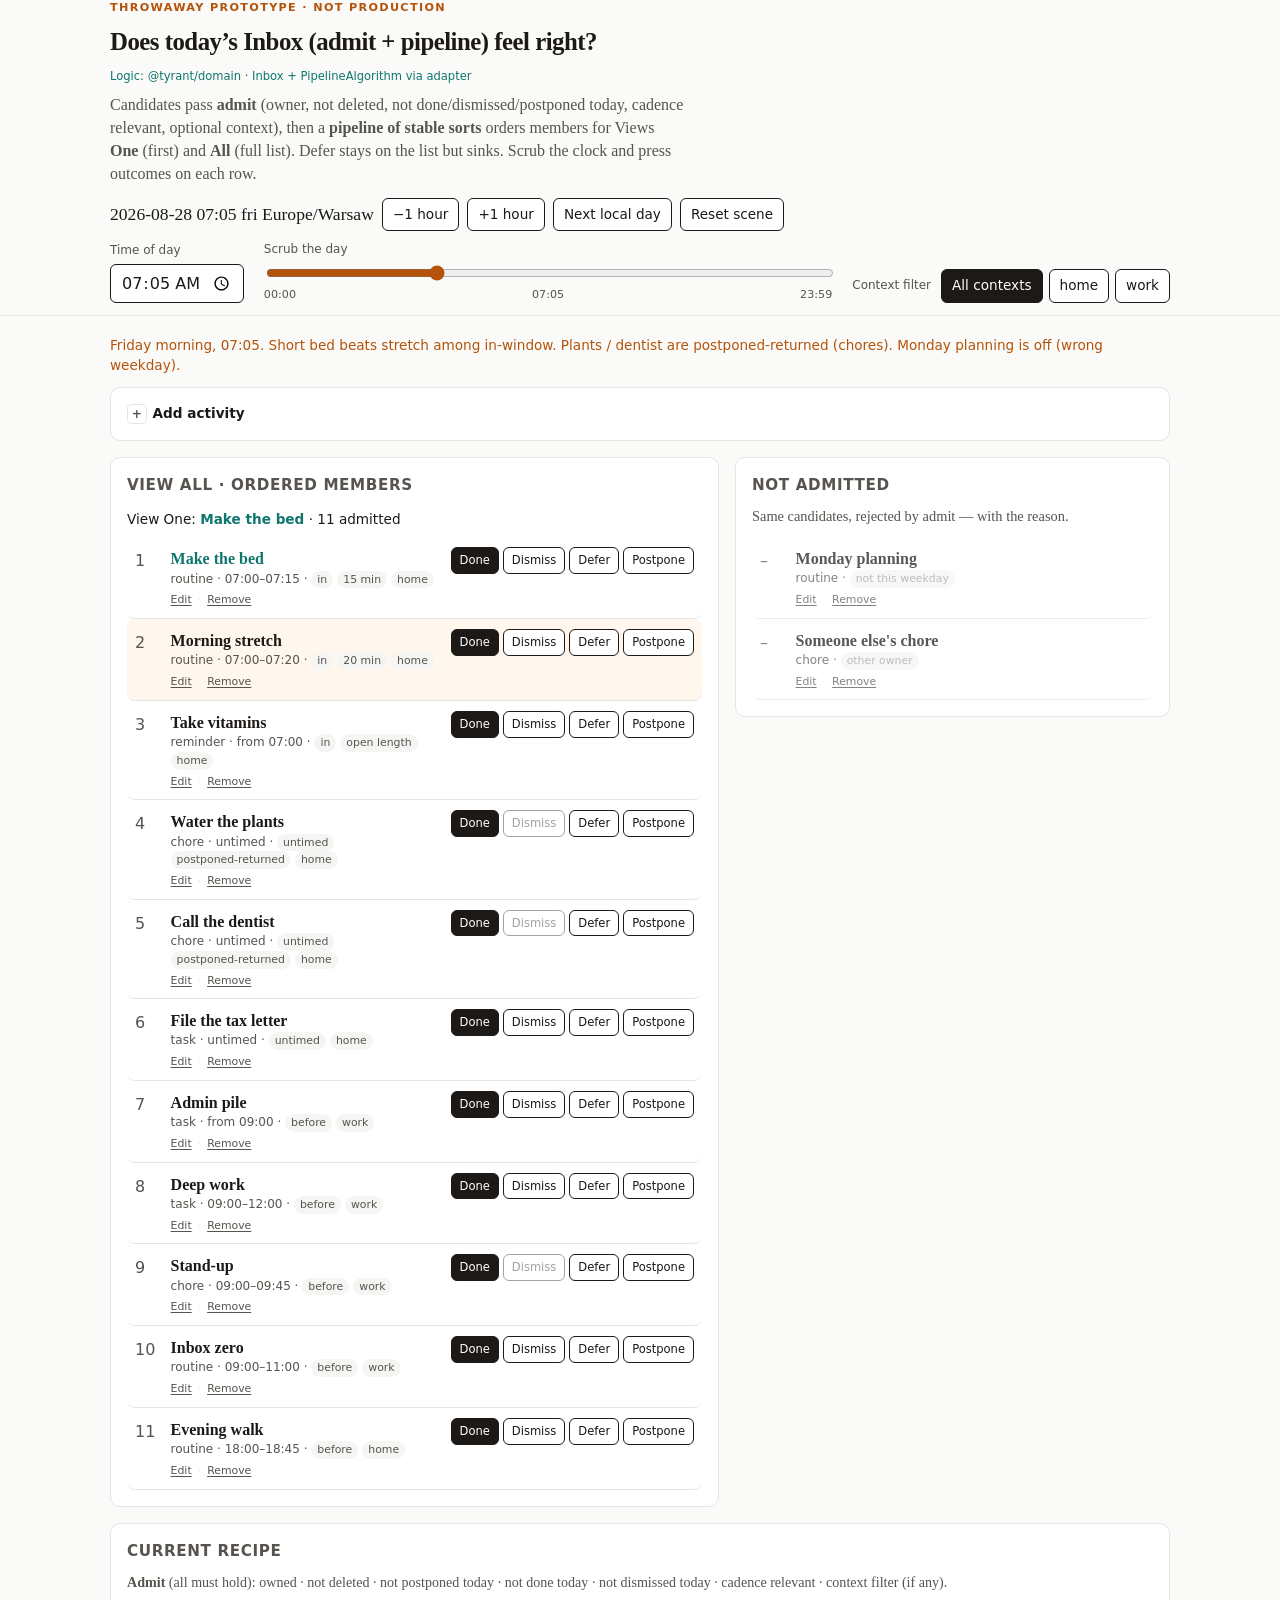
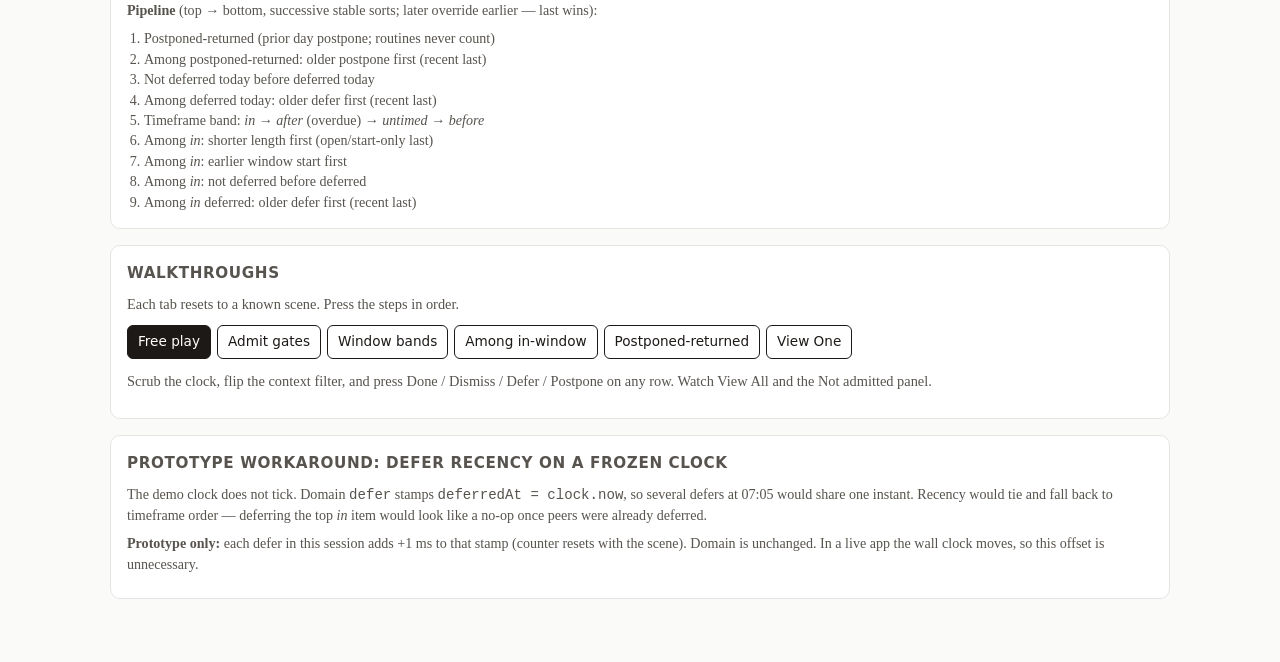
<file: environments/prod/inbox-prototype/www/index.html>
<!DOCTYPE html>
<html lang="en">
<head>
  <meta charset="utf-8" />
  <meta name="viewport" content="width=device-width, initial-scale=1" />
  <title>PROTOTYPE — Inbox (domain-driven)</title>
  <script defer src="./assets/index.js"></script>
  <link rel="stylesheet" href="./assets/style-C863U7fw.css">
</head>
<body>
  <header class="wrap">
    <p class="proto">Throwaway prototype · not production</p>
    <h1>Does today’s Inbox (admit + pipeline) feel right?</h1>
    <p class="domain-badge">Logic: @tyrant/domain · Inbox + PipelineAlgorithm via adapter</p>
    <p class="question">
      Candidates pass <strong>admit</strong> (owner, not deleted, not done/dismissed/postponed today, cadence relevant, optional context), then a
      <strong>pipeline of stable sorts</strong> orders members for Views <strong>One</strong> (first) and <strong>All</strong> (full list).
      Defer stays on the list but sinks. Scrub the clock and press outcomes on each row.
    </p>
  </header>

  <div class="sticky-clock">
    <div class="inner">
      <div class="clock-row">
        <p id="clock-read" class="clock-read" role="status"></p>
        <button type="button" data-act="hours" data-n="-1">−1 hour</button>
        <button type="button" data-act="hours" data-n="1">+1 hour</button>
        <button type="button" data-act="nextday">Next local day</button>
        <button type="button" data-act="reset">Reset scene</button>
      </div>
      <div class="clock-controls">
        <label>
          Time of day
          <input id="clock-input" type="time" step="60" />
        </label>
        <label class="scrub">
          Scrub the day
          <input id="clock-slider" type="range" min="0" max="1439" step="1" />
          <span class="clock-slider-meta"><span>00:00</span><span id="clock-slider-label">07:05</span><span>23:59</span></span>
        </label>
        <div class="filter-row">
          <span class="hint">Context filter</span>
          <button type="button" class="chip-btn" data-filter="" aria-pressed="true">All contexts</button>
          <button type="button" class="chip-btn" data-filter="home" aria-pressed="false">home</button>
          <button type="button" class="chip-btn" data-filter="work" aria-pressed="false">work</button>
        </div>
      </div>
    </div>
  </div>

  <main>
    <p id="flash" class="flash"></p>

    <details class="panel add-panel" id="activity-panel">
      <summary class="add-summary" id="activity-summary">Add activity</summary>
      <form id="activity-form" class="add-form">
        <div class="add-grid">
          <label>
            Type
            <select name="type" id="activity-type" required>
              <option value="routine">Routine</option>
              <option value="reminder">Reminder</option>
              <option value="chore">Chore</option>
              <option value="task" selected>Task</option>
            </select>
          </label>
          <label class="add-span2">
            Title
            <input name="title" type="text" placeholder="What needs doing?" required />
          </label>
          <fieldset class="add-span2">
            <legend>Contexts</legend>
            <div class="add-chips" id="add-contexts">
              <label class="add-chip"><input type="checkbox" name="context" value="home" checked /> home</label>
              <label class="add-chip"><input type="checkbox" name="context" value="work" /> work</label>
              <label class="add-chip"><input type="checkbox" name="context" value="gym" /> gym</label>
              <label class="add-chip"><input type="checkbox" name="context" value="offline" /> offline</label>
              <label class="add-chip"><input type="checkbox" name="context" value="online" /> online</label>
            </div>
          </fieldset>
          <label>
            Window from
            <input name="timeframeFrom" type="time" step="60" />
          </label>
          <label>
            Window to
            <input name="timeframeTo" type="time" step="60" />
          </label>
          <fieldset class="add-span2 add-type-fields" id="activity-routine-fields" hidden>
            <legend>Active weekdays</legend>
            <div class="add-chips">
              <label class="add-chip"><input type="checkbox" name="weekday" value="mon" checked /> mon</label>
              <label class="add-chip"><input type="checkbox" name="weekday" value="tue" checked /> tue</label>
              <label class="add-chip"><input type="checkbox" name="weekday" value="wed" checked /> wed</label>
              <label class="add-chip"><input type="checkbox" name="weekday" value="thu" checked /> thu</label>
              <label class="add-chip"><input type="checkbox" name="weekday" value="fri" checked /> fri</label>
              <label class="add-chip"><input type="checkbox" name="weekday" value="sat" checked /> sat</label>
              <label class="add-chip"><input type="checkbox" name="weekday" value="sun" checked /> sun</label>
            </div>
          </fieldset>
          <label class="add-type-fields" id="activity-reminder-deadline" hidden>
            Deadline
            <input name="deadline" type="date" />
          </label>
          <label class="add-type-fields" id="activity-reminder-headsup" hidden>
            Heads-up (days)
            <input name="headsUpDays" type="number" min="0" max="30" value="0" />
          </label>
        </div>
        <div class="add-actions">
          <button type="submit" class="primary" id="activity-submit">Add to candidates</button>
          <button type="button" id="activity-cancel">Cancel</button>
        </div>
      </form>
    </details>

    <div class="grid">
      <section class="panel">
        <h2>View All · ordered members</h2>
        <p id="now-b" class="now-banner"></p>
        <ol id="list-members" class="list"></ol>
      </section>

      <section class="panel">
        <h2>Not admitted</h2>
        <p class="note">Same candidates, rejected by admit — with the reason.</p>
        <ul id="list-off" class="list"></ul>
      </section>
    </div>

    <section class="panel">
      <h2>Current recipe</h2>
      <div class="rules">
        <p><strong>Admit</strong> (all must hold): owned · not deleted · not postponed today · not done today · not dismissed today · cadence relevant · context filter (if any).</p>
        <p><strong>Pipeline</strong> (top → bottom, successive stable sorts; later override earlier — last wins):</p>
        <ol>
          <li>Postponed-returned (prior day postpone; routines never count)</li>
          <li>Among postponed-returned: older postpone first (recent last)</li>
          <li>Not deferred today before deferred today</li>
          <li>Among deferred today: older defer first (recent last)</li>
          <li>Timeframe band: <em>in</em> → <em>after</em> (overdue) → <em>untimed</em> → <em>before</em></li>
          <li>Among <em>in</em>: shorter length first (open/start-only last)</li>
          <li>Among <em>in</em>: earlier window start first</li>
          <li>Among <em>in</em>: not deferred before deferred</li>
          <li>Among <em>in</em> deferred: older defer first (recent last)</li>
        </ol>
      </div>
    </section>

    <section class="panel">
      <h2>Walkthroughs</h2>
      <p class="note">Each tab resets to a known scene. Press the steps in order.</p>
      <div class="tabs" id="tabs"></div>
      <p id="scenario-copy" class="note"></p>
      <div class="steps" id="steps"></div>
    </section>

    <section class="panel">
      <h2>Prototype workaround: defer recency on a frozen clock</h2>
      <div class="rules">
        <p>The demo clock does not tick. Domain <code>defer</code> stamps <code>deferredAt = clock.now</code>, so several defers at 07:05 would share one instant. Recency would tie and fall back to timeframe order — deferring the top <em>in</em> item would look like a no-op once peers were already deferred.</p>
        <p><strong>Prototype only:</strong> each defer in this session adds +1&nbsp;ms to that stamp (counter resets with the scene). Domain is unchanged. In a live app the wall clock moves, so this offset is unnecessary.</p>
      </div>
    </section>
  </main>

</body>
</html>
</file>
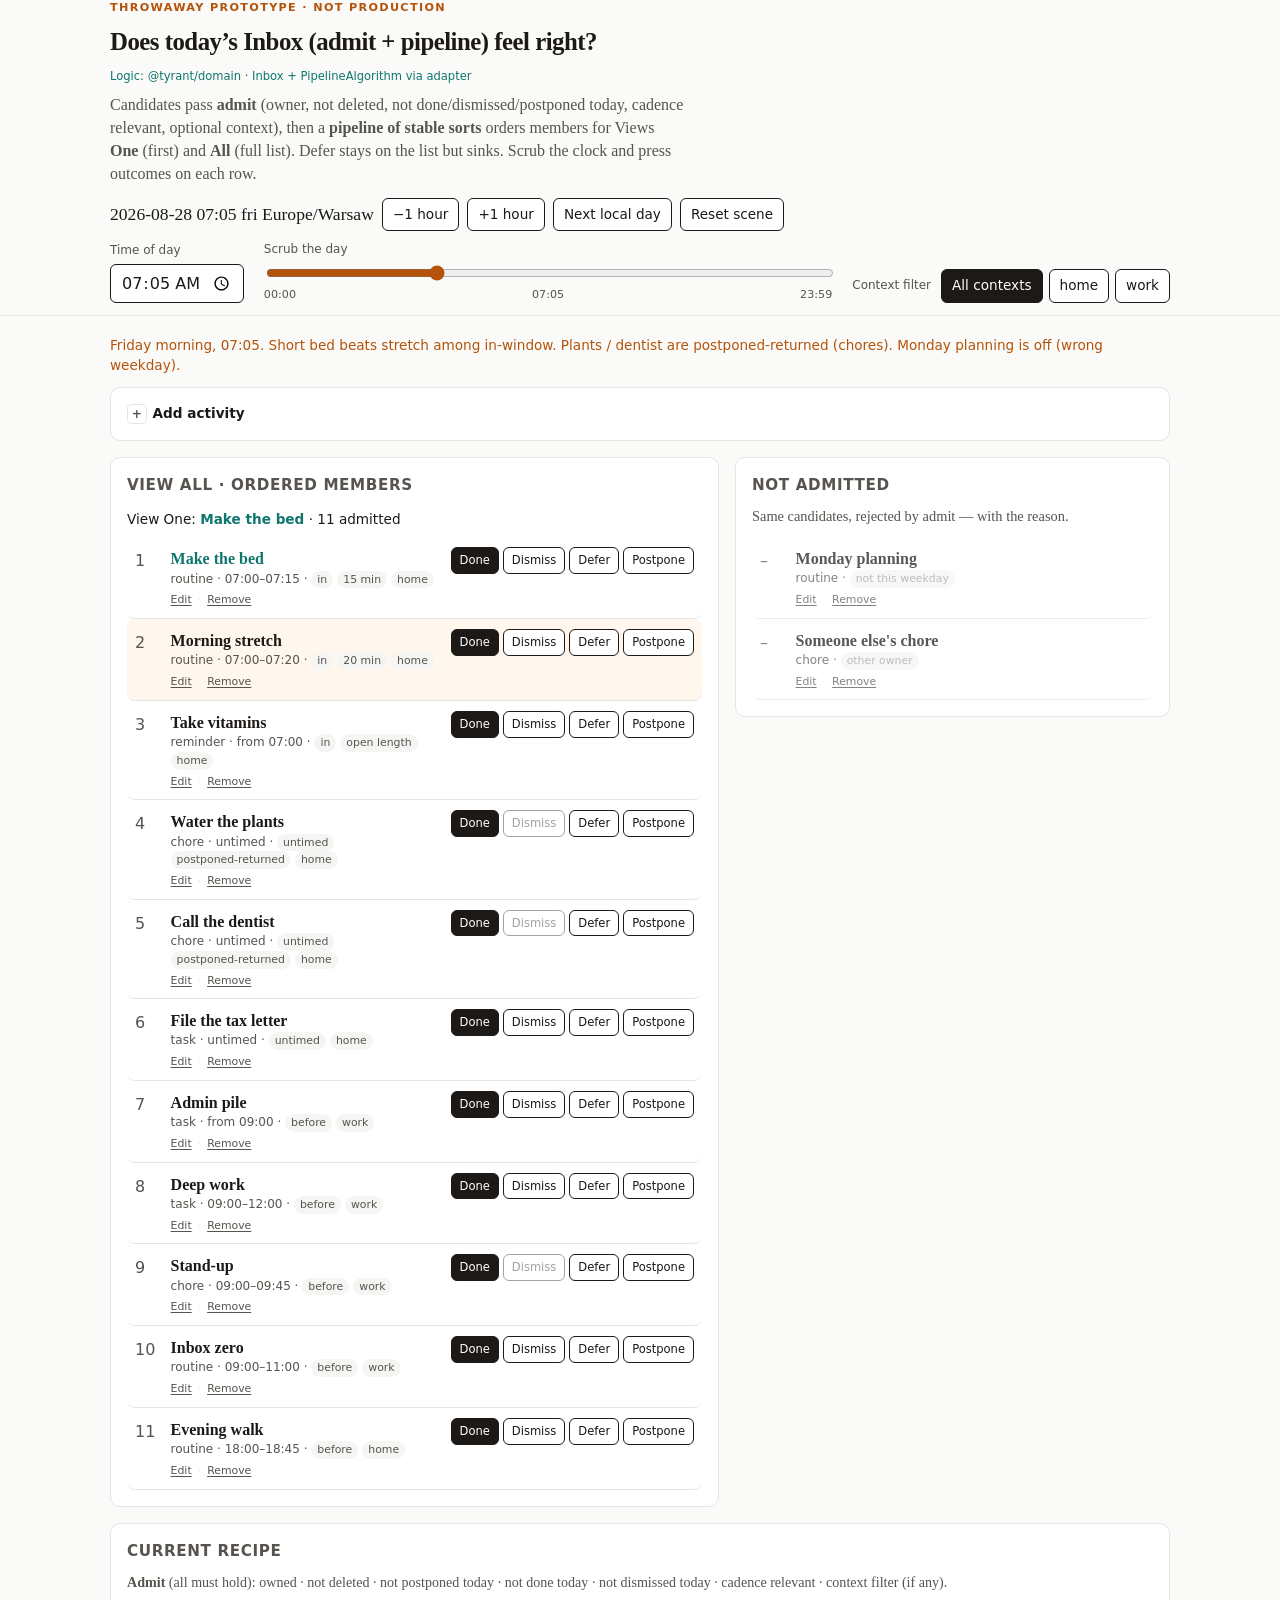
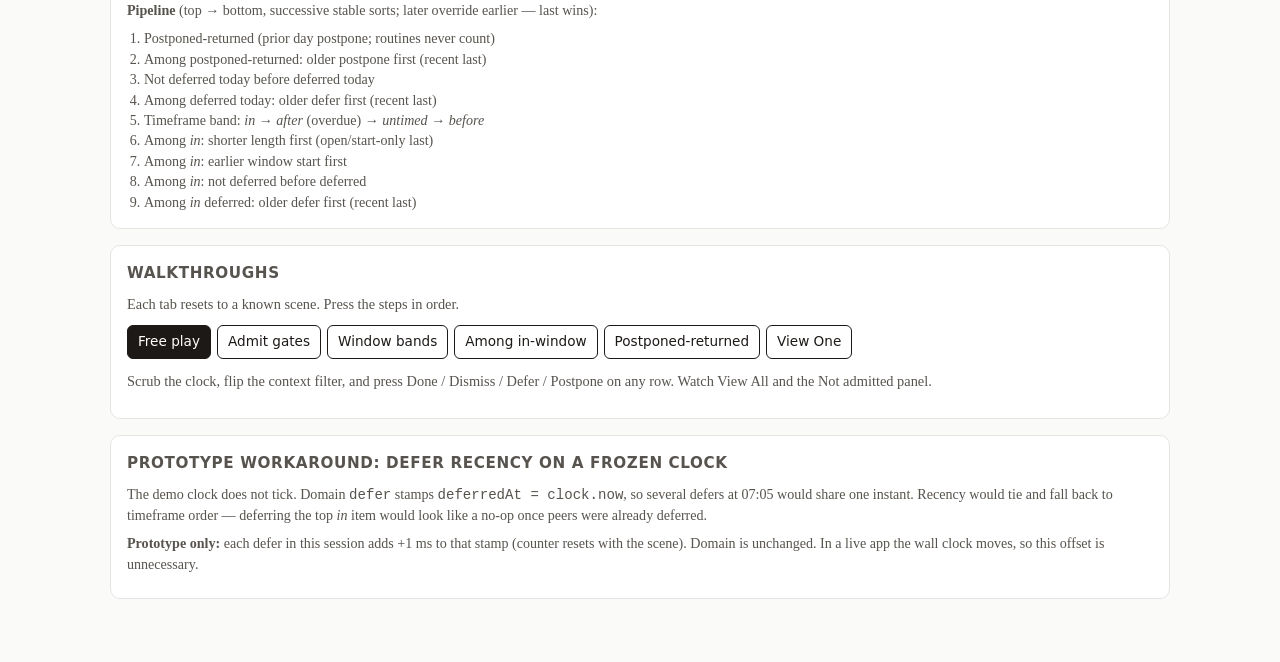
<file: environments/prod/inbox-prototype/www/inbox-prototype.html>
<!DOCTYPE html>
<html lang="en">
<head>
  <meta charset="utf-8" />
  <meta name="viewport" content="width=device-width, initial-scale=1" />
  <title>PROTOTYPE — Inbox (domain-driven)</title>
  </head>
<body>
  <header class="wrap">
    <p class="proto">Throwaway prototype · not production</p>
    <h1>Does today’s Inbox (admit + pipeline) feel right?</h1>
    <p class="domain-badge">Logic: @tyrant/domain · Inbox + PipelineAlgorithm via adapter</p>
    <p class="question">
      Candidates pass <strong>admit</strong> (owner, not deleted, not done/dismissed/postponed today, cadence relevant, optional context), then a
      <strong>pipeline of stable sorts</strong> orders members for Views <strong>One</strong> (first) and <strong>All</strong> (full list).
      Defer stays on the list but sinks. Scrub the clock and press outcomes on each row.
    </p>
  </header>

  <div class="sticky-clock">
    <div class="inner">
      <div class="clock-row">
        <p id="clock-read" class="clock-read" role="status"></p>
        <button type="button" data-act="hours" data-n="-1">−1 hour</button>
        <button type="button" data-act="hours" data-n="1">+1 hour</button>
        <button type="button" data-act="nextday">Next local day</button>
        <button type="button" data-act="reset">Reset scene</button>
      </div>
      <div class="clock-controls">
        <label>
          Time of day
          <input id="clock-input" type="time" step="60" />
        </label>
        <label class="scrub">
          Scrub the day
          <input id="clock-slider" type="range" min="0" max="1439" step="1" />
          <span class="clock-slider-meta"><span>00:00</span><span id="clock-slider-label">07:05</span><span>23:59</span></span>
        </label>
        <div class="filter-row">
          <span class="hint">Context filter</span>
          <button type="button" class="chip-btn" data-filter="" aria-pressed="true">All contexts</button>
          <button type="button" class="chip-btn" data-filter="home" aria-pressed="false">home</button>
          <button type="button" class="chip-btn" data-filter="work" aria-pressed="false">work</button>
        </div>
      </div>
    </div>
  </div>

  <main>
    <p id="flash" class="flash"></p>

    <details class="panel add-panel" id="activity-panel">
      <summary class="add-summary" id="activity-summary">Add activity</summary>
      <form id="activity-form" class="add-form">
        <div class="add-grid">
          <label>
            Type
            <select name="type" id="activity-type" required>
              <option value="routine">Routine</option>
              <option value="reminder">Reminder</option>
              <option value="chore">Chore</option>
              <option value="task" selected>Task</option>
            </select>
          </label>
          <label class="add-span2">
            Title
            <input name="title" type="text" placeholder="What needs doing?" required />
          </label>
          <fieldset class="add-span2">
            <legend>Contexts</legend>
            <div class="add-chips" id="add-contexts">
              <label class="add-chip"><input type="checkbox" name="context" value="home" checked /> home</label>
              <label class="add-chip"><input type="checkbox" name="context" value="work" /> work</label>
              <label class="add-chip"><input type="checkbox" name="context" value="gym" /> gym</label>
              <label class="add-chip"><input type="checkbox" name="context" value="offline" /> offline</label>
              <label class="add-chip"><input type="checkbox" name="context" value="online" /> online</label>
            </div>
          </fieldset>
          <label>
            Window from
            <input name="timeframeFrom" type="time" step="60" />
          </label>
          <label>
            Window to
            <input name="timeframeTo" type="time" step="60" />
          </label>
          <fieldset class="add-span2 add-type-fields" id="activity-routine-fields" hidden>
            <legend>Active weekdays</legend>
            <div class="add-chips">
              <label class="add-chip"><input type="checkbox" name="weekday" value="mon" checked /> mon</label>
              <label class="add-chip"><input type="checkbox" name="weekday" value="tue" checked /> tue</label>
              <label class="add-chip"><input type="checkbox" name="weekday" value="wed" checked /> wed</label>
              <label class="add-chip"><input type="checkbox" name="weekday" value="thu" checked /> thu</label>
              <label class="add-chip"><input type="checkbox" name="weekday" value="fri" checked /> fri</label>
              <label class="add-chip"><input type="checkbox" name="weekday" value="sat" checked /> sat</label>
              <label class="add-chip"><input type="checkbox" name="weekday" value="sun" checked /> sun</label>
            </div>
          </fieldset>
          <label class="add-type-fields" id="activity-reminder-deadline" hidden>
            Deadline
            <input name="deadline" type="date" />
          </label>
          <label class="add-type-fields" id="activity-reminder-headsup" hidden>
            Heads-up (days)
            <input name="headsUpDays" type="number" min="0" max="30" value="0" />
          </label>
        </div>
        <div class="add-actions">
          <button type="submit" class="primary" id="activity-submit">Add to candidates</button>
          <button type="button" id="activity-cancel">Cancel</button>
        </div>
      </form>
    </details>

    <div class="grid">
      <section class="panel">
        <h2>View All · ordered members</h2>
        <p id="now-b" class="now-banner"></p>
        <ol id="list-members" class="list"></ol>
      </section>

      <section class="panel">
        <h2>Not admitted</h2>
        <p class="note">Same candidates, rejected by admit — with the reason.</p>
        <ul id="list-off" class="list"></ul>
      </section>
    </div>

    <section class="panel">
      <h2>Current recipe</h2>
      <div class="rules">
        <p><strong>Admit</strong> (all must hold): owned · not deleted · not postponed today · not done today · not dismissed today · cadence relevant · context filter (if any).</p>
        <p><strong>Pipeline</strong> (top → bottom, successive stable sorts; later override earlier — last wins):</p>
        <ol>
          <li>Postponed-returned (prior day postpone; routines never count)</li>
          <li>Among postponed-returned: older postpone first (recent last)</li>
          <li>Not deferred today before deferred today</li>
          <li>Among deferred today: older defer first (recent last)</li>
          <li>Timeframe band: <em>in</em> → <em>after</em> (overdue) → <em>untimed</em> → <em>before</em></li>
          <li>Among <em>in</em>: shorter length first (open/start-only last)</li>
          <li>Among <em>in</em>: earlier window start first</li>
          <li>Among <em>in</em>: not deferred before deferred</li>
          <li>Among <em>in</em> deferred: older defer first (recent last)</li>
        </ol>
      </div>
    </section>

    <section class="panel">
      <h2>Walkthroughs</h2>
      <p class="note">Each tab resets to a known scene. Press the steps in order.</p>
      <div class="tabs" id="tabs"></div>
      <p id="scenario-copy" class="note"></p>
      <div class="steps" id="steps"></div>
    </section>

    <section class="panel">
      <h2>Prototype workaround: defer recency on a frozen clock</h2>
      <div class="rules">
        <p>The demo clock does not tick. Domain <code>defer</code> stamps <code>deferredAt = clock.now</code>, so several defers at 07:05 would share one instant. Recency would tie and fall back to timeframe order — deferring the top <em>in</em> item would look like a no-op once peers were already deferred.</p>
        <p><strong>Prototype only:</strong> each defer in this session adds +1&nbsp;ms to that stamp (counter resets with the scene). Domain is unchanged. In a live app the wall clock moves, so this offset is unnecessary.</p>
      </div>
    </section>
  </main>

<script>var An=Object.defineProperty;var gn=(T,U,H)=>U in T?An(T,U,{enumerable:!0,configurable:!0,writable:!0,value:H}):T[U]=H;var s=(T,U,H)=>gn(T,typeof U!="symbol"?U+"":U,H);(function(){"use strict";class T extends Error{constructor(e){super(e),this.name=new.target.name}}class U extends T{}class H extends T{}function u(t,e){if(!t)throw new U(e)}function ee(t,e){if(!t)throw new H(e)}function nt(t,e){u(typeof t=="string",e)}function p(t,e){nt(t,e),u(t.length>0,e)}function rt(t,e){u(t instanceof Date,e),u(!Number.isNaN(t.getTime()),e)}function Ee(t,e="instant must be a valid Date"){return rt(t,e),new Date(t.getTime())}function ot(t,e="timeZone must be a valid IANA id"){return p(t,"timeZone must be a non-empty string"),u(dt(t),`${e}: ${t}`),t}function dt(t){try{return Intl.DateTimeFormat(void 0,{timeZone:t}),!0}catch{return!1}}class B{constructor(e){s(this,"now");s(this,"timeZone");this.now=e.now,this.timeZone=e.timeZone,Object.freeze(this)}static create(e){return new B({now:Ee(e.now,"now must be a valid Date"),timeZone:ot(e.timeZone)})}equals(e){return this.timeZone===e.timeZone&&this.now.getTime()===e.now.getTime()}}class it extends T{constructor(n){super(`ownership mismatch on ${n.resourceType} ${n.resourceId}: expected ${n.expectedOwnerId}, got ${n.actingOwnerId}`);s(this,"resourceId");s(this,"resourceType");s(this,"expectedOwnerId");s(this,"actingOwnerId");this.resourceId=n.resourceId,this.resourceType=n.resourceType,this.expectedOwnerId=n.expectedOwnerId,this.actingOwnerId=n.actingOwnerId}}function A(t,e="ownerId must be a non-empty string"){return p(t,e),t}function ue(t,e){return t===e}function te(t){if(!ue(t.actingUserId,t.ownedBy))throw new it({resourceId:t.id,resourceType:t.resourceType,expectedOwnerId:t.ownedBy,actingOwnerId:t.actingUserId})}const st=/^\d{4}-\d{2}-\d{2}$/;function b(t,e="localDate must be YYYY-MM-DD"){p(t,e),u(st.test(t),e);const[n,r,o]=t.split("-").map(Number),d=new Date(Date.UTC(n,r-1,o));return u(d.getUTCFullYear()===n&&d.getUTCMonth()===r-1&&d.getUTCDate()===o,e),t}function at(t,e){b(t,e)}function Se(t,e){return t===e}const ct=/^([01]\d|2[0-3]):([0-5]\d)$/;function fe(t,e="localTime must be HH:mm"){return p(t,e),u(ct.test(t),e),t}function ve(t,e){return t===e}const lt=["sun","mon","tue","wed","thu","fri","sat"];function V(t){const e=b(t,"localDate must be YYYY-MM-DD"),[n,r,o]=e.split("-").map(Number);u(n!==void 0&&r!==void 0&&o!==void 0,"localDate must be YYYY-MM-DD");const d=new Date(Date.UTC(n,r-1,o)).getUTCDay(),i=lt[d];return u(i!==void 0,`invalid weekday index: ${d}`),i}function I(t,e=t.now){return ne(t.timeZone,e)}function mt(t,e=t.now){var i,a;const n=new Intl.DateTimeFormat("en-GB",{timeZone:t.timeZone,hour:"2-digit",minute:"2-digit",hourCycle:"h23"}).formatToParts(e),r=(i=n.find(h=>h.type==="hour"))==null?void 0:i.value,o=(a=n.find(h=>h.type==="minute"))==null?void 0:a.value,d=`${r}:${o}`;return fe(d,`failed to derive local time: ${d}`)}function ut(t,e=I(t)){return at(e,"localDate must be YYYY-MM-DD"),Ee(ft(t.timeZone,e))}function ne(t,e){const n=new Intl.DateTimeFormat("en-CA",{timeZone:t,year:"numeric",month:"2-digit",day:"2-digit"}).format(e);return b(n,`failed to derive local date: ${n}`)}function ft(t,e,n){const r=Date.parse(`${e}T12:00:00.000Z`);let o=r-2160*60*1e3,d=r+2160*60*1e3;for(;d-o>1;){const i=Math.floor((o+d)/2),a=ne(t,new Date(i));a<e?o=i:(a>e,d=i)}{const i=new Date(d);if(ne(t,i)!==e)return new Date(d+1);let a=d;for(;ne(t,new Date(a-1))===e;)a-=1;return new Date(a)}}function W(t,e){return t<e?-1:t>e?1:0}function C(t,e){const n=b(t,"localDate must be YYYY-MM-DD"),[r,o,d]=n.split("-").map(Number),i=new Date(Date.UTC(r,o-1,d+e)),a=String(i.getUTCFullYear()).padStart(4,"0"),h=String(i.getUTCMonth()+1).padStart(2,"0"),F=String(i.getUTCDate()).padStart(2,"0");return b(`${a}-${h}-${F}`)}class Te{isSatisfiedBy({contexts:e},{contextFilter:n}){return n===null?!0:e.includes(n)}}const O=["mon","tue","wed","thu","fri","sat","sun"],he=["done","defer","postpone","dismiss"],ht=new Set(O);function wt(t,e="invalid weekday"){return u(typeof t=="string"&&ht.has(t),`${e}: ${String(t)}`),t}function yt(t,e){if(t.length!==e.length)return!1;for(let n=0;n<t.length;n++)if(t[n]!==e[n])return!1;return!0}function pt(t,e="weekdays must not be empty"){u(t.length>0,e);const n=[];for(const r of t){const o=wt(r);u(!n.includes(o),"weekdays must not contain duplicates"),n.push(o)}return Object.freeze(n)}const At=new Set(["daily","weekly","monthly","yearly"]);class y{constructor(e){s(this,"unit");s(this,"every");s(this,"anchorDate");s(this,"endDate");s(this,"headsUp");s(this,"weekdays");this.unit=e.unit,this.every=e.every,this.anchorDate=e.anchorDate,this.endDate=e.endDate,this.headsUp=e.headsUp,this.weekdays=e.weekdays,Object.freeze(this)}static always(e){return y.create({unit:"daily",every:null,anchorDate:e,endDate:null,headsUp:null,weekdays:O})}static create(e){u(At.has(e.unit),"cadence.unit must be daily|weekly|monthly|yearly");const n=e.every===void 0||e.every===null?null:e.every;n!==null&&u(Number.isInteger(n)&&n>0,"cadence.every must be a positive integer or null");const r=e.headsUp===void 0||e.headsUp===null?null:e.headsUp;r!==null&&u(Number.isInteger(r)&&r>=0,"cadence.headsUp must be a non-negative integer or null");const o=e.anchorDate===void 0||e.anchorDate===null?null:b(e.anchorDate,"cadence.anchorDate must be YYYY-MM-DD"),d=e.endDate===void 0||e.endDate===null?null:b(e.endDate,"cadence.endDate must be YYYY-MM-DD");o!==null&&d!==null&&u(o<=d,"cadence.anchorDate must be on or before endDate");const i=pt(e.weekdays,"cadence.weekdays must not be empty");return new y({unit:e.unit,every:n,anchorDate:o,endDate:d,headsUp:r,weekdays:i})}static ensure(e){return e instanceof y?e:y.create(e)}equals(e){return this.unit===e.unit&&this.every===e.every&&(this.anchorDate===null&&e.anchorDate===null||this.anchorDate!==null&&e.anchorDate!==null&&Se(this.anchorDate,e.anchorDate))&&(this.endDate===null&&e.endDate===null||this.endDate!==null&&e.endDate!==null&&Se(this.endDate,e.endDate))&&this.headsUp===e.headsUp&&yt(this.weekdays,e.weekdays)}effectiveEvery(){return this.every??1}effectiveHeadsUpDays(){return this.headsUp??0}isRelevant(e){const n=I(e);if(this.endDate!==null&&n>this.endDate||!this.weekdays.includes(V(n)))return!1;const r=gt(this,n);if(r===null)return!1;const o=C(r,-this.effectiveHeadsUpDays());return n>=o}}function gt(t,e){const n=t.anchorDate;if(n===null)return e;const r=t.effectiveHeadsUpDays(),o=C(n,-r);if(e<o)return null;if(t.unit==="daily"&&t.effectiveEvery()===1)return e<n?n:e;const d=Dt(t,e);if(d!==null)return d;const i=bt(t,e);if(i===null)return null;const a=C(i,-r);return e>=a?i:null}function Dt(t,e){let n=null;for(const r of Ue(t,e)){if(r>e)break;n=r}return n}function bt(t,e){for(const n of Ue(t,C(e,366*5)))if(n>=e)return n;return null}function*Ue(t,e){const n=t.anchorDate;if(n===null)return;const r=t.effectiveEvery(),o=C(e,1);if(t.unit==="daily"){let i=0;for(;;){const a=C(n,i*r);if(a>o||(t.weekdays.includes(V(a))&&(yield a),i+=1,i>1e5))return}}if(t.unit==="weekly"){let i=0;for(;;){const a=C(n,i);if(a>o||(Math.floor(i/7)%r===0&&t.weekdays.includes(V(a))&&(yield a),i+=1,i>1e5))return}}if(t.unit==="monthly"){let i=0;for(;;){const a=_t(n,i*r);if(a===null||a>o||(t.weekdays.includes(V(a))&&(yield a),i+=1,i>1e4))return}}let d=0;for(;;){const i=xt(n,d*r);if(i===null||i>o||(t.weekdays.includes(V(i))&&(yield i),d+=1,d>1e3))return}}function _t(t,e){const[n,r,o]=t.split("-").map(Number),d=new Date(Date.UTC(n,r-1+e,o));if(d.getUTCDate()!==o){const i=new Date(Date.UTC(n,r-1+e+1,0));return re(i)}return re(d)}function xt(t,e){const[n,r,o]=t.split("-").map(Number),d=new Date(Date.UTC(n+e,r-1,o));if(d.getUTCMonth()!==r-1){const i=new Date(Date.UTC(n+e,r,0));return re(i)}return re(d)}function re(t){const e=String(t.getUTCFullYear()).padStart(4,"0"),n=String(t.getUTCMonth()+1).padStart(2,"0"),r=String(t.getUTCDate()).padStart(2,"0");return b(`${e}-${n}-${r}`)}class ${constructor(e){s(this,"from");s(this,"to");this.from=e.from,this.to=e.to,Object.freeze(this)}static create(e={}){const n=e.from===void 0||e.from===null?null:fe(e.from,"timeframe.from must be HH:mm"),r=e.to===void 0||e.to===null?null:fe(e.to,"timeframe.to must be HH:mm");return ee(!(n!==null&&r!==null&&n===r),"timeframe from and to must not be equal; leave unset for untimed"),new $({from:n,to:r})}static untimed(){return $.create({})}equals(e){const n=this.from===null||e.from===null?this.from===e.from:ve(this.from,e.from),r=this.to===null||e.to===null?this.to===e.to:ve(this.to,e.to);return n&&r}isOvernight(){return this.from!==null&&this.to!==null&&W(this.from,this.to)>0}window(e){if(this.from===null)return"untimed";const n=mt(e),r=this.from,o=this.to;return o===null?W(n,r)<0?"before":"in":this.isOvernight()?W(n,r)>=0||W(n,o)<0?"in":"before":W(n,r)<0?"before":W(n,o)>=0?"after":"in"}length(){if(this.from===null||this.to===null)return null;const e=Be(this.from),n=Be(this.to);return e<n?n-e:1440-e+n}}function Be(t){const[e,n]=t.split(":").map(Number);return e*60+n}function f(t,e="activityId must be a non-empty string"){return p(t,e),t}function oe(t,e){return t===e}function Ce(t,e="timerDurationSeconds must be a positive integer"){return t==null?null:(u(typeof t=="number"&&Number.isInteger(t)&&t>0,e),t)}const kt=new Set(["home","work","gym","offline","online"]);function It(t,e="invalid context tag"){return u(typeof t=="string"&&kt.has(t),`${e}: ${String(t)}`),t}function D(t,e="contexts must not contain duplicates"){const n=[];for(const r of t){const o=It(r);u(!n.includes(o),e),n.push(o)}return Object.freeze(n)}function E(t,e){return t===null?!1:t.getTime()>=ut(e).getTime()}function de(t,e){if(t.type==="routine")return!1;const n=t.postponedAt;return n===null?!1:!E(n,e)}function ie(t,e){return E(t.deferredAt,e)}function Oe(t,e){return t.getTime()-e.getTime()}const Et={compare(t,e,n){const r=de(t,n),o=de(e,n);return r!==o?r?-1:1:0}},St={compare(t,e,n){if(!de(t,n)||!de(e,n))return 0;const r=t.postponedAt,o=e.postponedAt;return r===null||o===null?0:Oe(r,o)}},$e={compare(t,e,n){const r=ie(t,n),o=ie(e,n);return r!==o?r?1:-1:0}},Me={compare(t,e,n){if(!ie(t,n)||!ie(e,n))return 0;const r=t.deferredAt,o=e.deferredAt;return r===null||o===null?0:Oe(r,o)}},vt={compare(t,e,n){return t.timeframe.window(n)!=="in"||e.timeframe.window(n)!=="in"?0:$e.compare(t,e,n)}},Tt={compare(t,e,n){return t.timeframe.window(n)!=="in"||e.timeframe.window(n)!=="in"?0:Me.compare(t,e,n)}},Le={in:0,after:1,untimed:2,before:3},Ut=[Et,St,$e,Me,...[{compare(t,e,n){return Le[t.timeframe.window(n)]-Le[e.timeframe.window(n)]}},{compare(t,e,n){if(t.timeframe.window(n)!=="in"||e.timeframe.window(n)!=="in")return 0;const r=t.timeframe.length(),o=e.timeframe.length();return r===null&&o===null?0:r===null?1:o===null?-1:r-o}},{compare(t,e,n){if(t.timeframe.window(n)!=="in"||e.timeframe.window(n)!=="in")return 0;const r=t.timeframe.from,o=e.timeframe.from;return r===null||o===null?0:W(r,o)}}],vt,Tt];class Bt{constructor(e=Ut){s(this,"steps");this.steps=e}order(e,n){let r=[...e];for(const o of this.steps)r=[...r].sort((d,i)=>o.compare(d,i,n));return r}}class Ct{isSatisfiedBy(e,{inboxOwner:n,clock:r,contextFilter:o}){return!ue(e.ownedBy,n)||e.deletedAt!==null||E(e.postponedAt,r)||E(e.doneAt,r)||E(e.dismissedAt,r)||!e.cadence.isRelevant(r)?!1:new Te().isSatisfiedBy({contexts:e.contexts},{contextFilter:o})}}const Ot=new Ct;class $t{constructor(e){s(this,"candidates");this.candidates=e}admit(e){return this.filterAdmitted(e)}one(e){return e.algorithm.order(this.filterAdmitted(e),e.clock)[0]??null}all(e){return e.algorithm.order(this.filterAdmitted(e),e.clock)}view(e,n){return e==="one"?this.one(n):this.all(n)}filterAdmitted(e){const n={inboxOwner:e.inboxOwner,clock:e.clock,contextFilter:e.contextFilter??null},r=[];for(const o of this.candidates)e.admissionCriteria.isSatisfiedBy(o,n)&&r.push(o);return r}}class S{constructor(e){s(this,"type","routine");s(this,"id");s(this,"ownedBy");s(this,"_title");s(this,"_contexts");s(this,"_cadence");s(this,"_timeframe");s(this,"_doneAt");s(this,"_dismissedAt");s(this,"_postponedAt");s(this,"_deferredAt");s(this,"_deletedAt");this.id=e.id,this.ownedBy=e.ownedBy,this._title=e.title,this._contexts=e.contexts,this._cadence=e.cadence,this._timeframe=e.timeframe,this._doneAt=e.doneAt,this._dismissedAt=e.dismissedAt,this._postponedAt=e.postponedAt,this._deferredAt=e.deferredAt,this._deletedAt=e.deletedAt}static create(e){const n=f(e.id,"id required"),r=A(e.actingUserId,"actingUserId required"),o=A(e.ownedBy,"ownedBy required");te({id:n,resourceType:"routine",actingUserId:r,ownedBy:o}),p(e.title,"title required");const d=Ne({weekdays:e.weekdays,anchorDate:e.anchorDate??I(e.clock),endDate:e.endDate??null});return new S({id:n,ownedBy:o,title:e.title,contexts:D(e.contexts),cadence:d,timeframe:e.timeframe??$.untimed(),doneAt:null,dismissedAt:null,postponedAt:null,deferredAt:null,deletedAt:null})}static restore(e){const n=A(e.ownedBy,"ownedBy required"),r=f(e.id,"id required");p(e.title,"title required");const o=y.ensure(e.cadence);return we(o),new S({id:r,ownedBy:n,title:e.title,contexts:D(e.contexts),cadence:o,timeframe:e.timeframe,doneAt:e.doneAt,dismissedAt:e.dismissedAt,postponedAt:e.postponedAt,deferredAt:e.deferredAt,deletedAt:e.deletedAt})}equals(e){return oe(this.id,e.id)}get title(){return this._title}get contexts(){return[...this._contexts]}get cadence(){return this._cadence}get timeframe(){return this._timeframe}get doneAt(){return this._doneAt}get dismissedAt(){return this._dismissedAt}get postponedAt(){return this._postponedAt}get deferredAt(){return this._deferredAt}get deletedAt(){return this._deletedAt}allowedOutcomes(){return he}edit(e){u(this._deletedAt===null,"cannot edit a removed routine"),p(e.title,"title required"),this._title=e.title,this._contexts=D(e.contexts),"weekdays"in e?this._cadence=Ne({weekdays:e.weekdays,anchorDate:e.anchorDate===void 0?this._cadence.anchorDate:e.anchorDate,endDate:e.endDate===void 0?this._cadence.endDate:e.endDate}):(we(e.cadence),this._cadence=e.cadence),this._timeframe="timeframe"in e&&e.timeframe?e.timeframe:this._timeframe}remove(e){this._deletedAt=e.now}done(e){this._doneAt=e.now}dismiss(e){this._dismissedAt=e.now}postpone(e){this._postponedAt=e.now}defer(e){this._deferredAt=e.now}}function Ne(t){const e=y.create({unit:"daily",every:null,anchorDate:t.anchorDate,endDate:t.endDate,headsUp:null,weekdays:t.weekdays});return we(e),e}function we(t){ee(t.unit==="daily","Routine cadence must be daily"),ee(t.headsUp===null||t.headsUp===0,"Routine cadence must not have heads-up")}class j{constructor(e){s(this,"type","reminder");s(this,"id");s(this,"ownedBy");s(this,"_title");s(this,"_contexts");s(this,"_cadence");s(this,"_timeframe");s(this,"_doneAt");s(this,"_dismissedAt");s(this,"_postponedAt");s(this,"_deferredAt");s(this,"_deletedAt");this.id=e.id,this.ownedBy=e.ownedBy,this._title=e.title,this._contexts=e.contexts,this._cadence=e.cadence,this._timeframe=e.timeframe,this._doneAt=e.doneAt,this._dismissedAt=e.dismissedAt,this._postponedAt=e.postponedAt,this._deferredAt=e.deferredAt,this._deletedAt=e.deletedAt}static create(e){const n=f(e.id,"id required"),r=A(e.actingUserId,"actingUserId required"),o=A(e.ownedBy,"ownedBy required");te({id:n,resourceType:"reminder",actingUserId:r,ownedBy:o}),p(e.title,"title required");const d=b(e.deadline,"deadline must be YYYY-MM-DD");return new j({id:n,ownedBy:o,title:e.title,contexts:D(e.contexts),cadence:se(d,e.headsUp??null),timeframe:e.timeframe??$.untimed(),doneAt:null,dismissedAt:null,postponedAt:null,deferredAt:null,deletedAt:null})}static restore(e){const n=A(e.ownedBy,"ownedBy required"),r=f(e.id,"id required");p(e.title,"title required");const o=y.ensure(e.cadence);return ye(o),new j({id:r,ownedBy:n,title:e.title,contexts:D(e.contexts),cadence:o,timeframe:e.timeframe,doneAt:e.doneAt,dismissedAt:e.dismissedAt,postponedAt:e.postponedAt,deferredAt:e.deferredAt,deletedAt:e.deletedAt})}equals(e){return oe(this.id,e.id)}get title(){return this._title}get contexts(){return[...this._contexts]}get cadence(){return this._cadence}get timeframe(){return this._timeframe}get doneAt(){return this._doneAt}get dismissedAt(){return this._dismissedAt}get postponedAt(){return this._postponedAt}get deferredAt(){return this._deferredAt}get deletedAt(){return this._deletedAt}allowedOutcomes(){return he}edit(e){if(u(this._deletedAt===null,"cannot edit a removed reminder"),p(e.title,"title required"),this._title=e.title,this._contexts=D(e.contexts),"deadline"in e){const n=b(e.deadline,"deadline must be YYYY-MM-DD");this._cadence=se(n,e.headsUp??null)}else ye(e.cadence),this._cadence=e.cadence;"timeframe"in e&&e.timeframe&&(this._timeframe=e.timeframe)}remove(e){this._deletedAt=e.now}done(e){this._doneAt=e.now,this.closePermanently(e)}dismiss(e){this._dismissedAt=e.now,this.closePermanently(e)}postpone(e){this._postponedAt=e.now;const n=C(I(e),1),r=this._cadence.anchorDate??n,o=r>n?r:n;this._cadence=se(o,this._cadence.headsUp)}defer(e){this._deferredAt=e.now}closePermanently(e){const n=I(e);this._cadence=se(n,this._cadence.headsUp)}}function se(t,e){const n=y.create({unit:"daily",every:null,anchorDate:t,endDate:t,headsUp:e,weekdays:O});return ye(n),n}function ye(t){ee(t.anchorDate!==null&&t.endDate!==null&&t.anchorDate===t.endDate,"Reminder cadence requires endDate = anchorDate")}const Mt=["done","defer","postpone"];class M{constructor(e){s(this,"type","chore");s(this,"id");s(this,"ownedBy");s(this,"_title");s(this,"_contexts");s(this,"_cadence");s(this,"_timeframe");s(this,"_timerDurationSeconds");s(this,"_oneShot");s(this,"_doneAt");s(this,"_dismissedAt");s(this,"_postponedAt");s(this,"_deferredAt");s(this,"_deletedAt");this.id=e.id,this.ownedBy=e.ownedBy,this._title=e.title,this._contexts=e.contexts,this._cadence=e.cadence,this._timeframe=e.timeframe,this._timerDurationSeconds=e.timerDurationSeconds,this._oneShot=e.oneShot,this._doneAt=e.doneAt,this._dismissedAt=e.dismissedAt,this._postponedAt=e.postponedAt,this._deferredAt=e.deferredAt,this._deletedAt=e.deletedAt}static create(e){const n=f(e.id,"id required"),r=A(e.actingUserId,"actingUserId required"),o=A(e.ownedBy,"ownedBy required");te({id:n,resourceType:"chore",actingUserId:r,ownedBy:o}),p(e.title,"title required");let d,i;if(e.kind==="one-shot"){i=!0;const a=e.anchorDate===void 0||e.anchorDate===null?I(e.clock):b(e.anchorDate);d=y.always(a)}else i=!1,d=y.create({...e.cadence,weekdays:e.cadence.weekdays.length>0?e.cadence.weekdays:O});return new M({id:n,ownedBy:o,title:e.title,contexts:D(e.contexts),cadence:d,timeframe:e.timeframe??$.untimed(),timerDurationSeconds:Ce(e.timerDurationSeconds),oneShot:i,doneAt:null,dismissedAt:null,postponedAt:null,deferredAt:null,deletedAt:null})}static restore(e){const n=A(e.ownedBy,"ownedBy required"),r=f(e.id,"id required");p(e.title,"title required");const o=y.ensure(e.cadence);return new M({id:r,ownedBy:n,title:e.title,contexts:D(e.contexts),cadence:o,timeframe:e.timeframe,timerDurationSeconds:e.timerDurationSeconds,oneShot:e.oneShot,doneAt:e.doneAt,dismissedAt:e.dismissedAt,postponedAt:e.postponedAt,deferredAt:e.deferredAt,deletedAt:e.deletedAt})}equals(e){return oe(this.id,e.id)}get title(){return this._title}get contexts(){return[...this._contexts]}get cadence(){return this._cadence}get timeframe(){return this._timeframe}get timerDurationSeconds(){return this._timerDurationSeconds}get isOneShot(){return this._oneShot}get doneAt(){return this._doneAt}get dismissedAt(){return this._dismissedAt}get postponedAt(){return this._postponedAt}get deferredAt(){return this._deferredAt}get deletedAt(){return this._deletedAt}allowedOutcomes(){return Mt}edit(e){u(this._deletedAt===null,"cannot edit a removed chore"),p(e.title,"title required"),this._title=e.title,this._contexts=D(e.contexts),this._cadence=e.cadence,"timeframe"in e&&e.timeframe&&(this._timeframe=e.timeframe),"timerDurationSeconds"in e&&(this._timerDurationSeconds=Ce(e.timerDurationSeconds))}remove(e){this._deletedAt=e.now}done(e){if(this._doneAt=e.now,this._oneShot){const o=I(e);this._cadence=y.create({unit:this._cadence.unit,every:this._cadence.every,anchorDate:this._cadence.anchorDate,endDate:o,headsUp:this._cadence.headsUp,weekdays:this._cadence.weekdays});return}const n=I(e),r=C(n,1);this._cadence=y.create({unit:this._cadence.unit,every:this._cadence.every,anchorDate:r,endDate:this._cadence.endDate,headsUp:this._cadence.headsUp,weekdays:this._cadence.weekdays})}postpone(e){this._postponedAt=e.now}defer(e){this._deferredAt=e.now}}class q{constructor(e){s(this,"type","task");s(this,"id");s(this,"ownedBy");s(this,"_title");s(this,"_contexts");s(this,"_cadence");s(this,"_timeframe");s(this,"_doneAt");s(this,"_dismissedAt");s(this,"_postponedAt");s(this,"_deferredAt");s(this,"_deletedAt");this.id=e.id,this.ownedBy=e.ownedBy,this._title=e.title,this._contexts=e.contexts,this._cadence=e.cadence,this._timeframe=e.timeframe,this._doneAt=e.doneAt,this._dismissedAt=e.dismissedAt,this._postponedAt=e.postponedAt,this._deferredAt=e.deferredAt,this._deletedAt=e.deletedAt}static create(e){const n=f(e.id,"id required"),r=A(e.actingUserId,"actingUserId required"),o=A(e.ownedBy,"ownedBy required");te({id:n,resourceType:"task",actingUserId:r,ownedBy:o}),p(e.title,"title required");const d=e.anchorDate===void 0||e.anchorDate===null?I(e.clock):e.anchorDate;return new q({id:n,ownedBy:o,title:e.title,contexts:D(e.contexts),cadence:y.always(d),timeframe:e.timeframe??$.untimed(),doneAt:null,dismissedAt:null,postponedAt:null,deferredAt:null,deletedAt:null})}static restore(e){const n=A(e.ownedBy,"ownedBy required"),r=f(e.id,"id required");p(e.title,"title required");const o=y.ensure(e.cadence);return new q({id:r,ownedBy:n,title:e.title,contexts:D(e.contexts),cadence:o,timeframe:e.timeframe,doneAt:e.doneAt,dismissedAt:e.dismissedAt,postponedAt:e.postponedAt,deferredAt:e.deferredAt,deletedAt:e.deletedAt})}equals(e){return oe(this.id,e.id)}get title(){return this._title}get contexts(){return[...this._contexts]}get cadence(){return this._cadence}get timeframe(){return this._timeframe}get doneAt(){return this._doneAt}get dismissedAt(){return this._dismissedAt}get postponedAt(){return this._postponedAt}get deferredAt(){return this._deferredAt}get deletedAt(){return this._deletedAt}allowedOutcomes(){return he}edit(e){if(u(this._deletedAt===null,"cannot edit a removed task"),p(e.title,"title required"),this._title=e.title,this._contexts=D(e.contexts),"cadence"in e&&e.cadence)this._cadence=e.cadence;else if("anchorDate"in e){const n=e.anchorDate===void 0||e.anchorDate===null?this._cadence.anchorDate:e.anchorDate;this._cadence=y.create({unit:"daily",every:null,anchorDate:n,endDate:this._cadence.endDate,headsUp:null,weekdays:this._cadence.weekdays})}"timeframe"in e&&e.timeframe&&(this._timeframe=e.timeframe)}remove(e){this._deletedAt=e.now}done(e){this._doneAt=e.now,this.closePermanently(e)}dismiss(e){this._dismissedAt=e.now,this.closePermanently(e)}postpone(e){this._postponedAt=e.now}defer(e){this._deferredAt=e.now}closePermanently(e){const n=I(e);this._cadence=y.create({unit:this._cadence.unit,every:this._cadence.every,anchorDate:this._cadence.anchorDate,endDate:n,headsUp:this._cadence.headsUp,weekdays:this._cadence.weekdays})}}const ae="Europe/Warsaw",c=A("me"),Fe=A("them"),Lt=new Bt,Nt=new Te;function pe(t){return B.create({timeZone:ae,now:t})}function Ft(t,e){return{inboxOwner:c,clock:t,contextFilter:e??void 0,algorithm:Lt,admissionCriteria:Ot}}function qt(t,e,n){return new $t(t).all(Ft(e,n))}function Yt(t,e,n){if(!ue(t.ownedBy,c))return"other owner";if(t.deletedAt!==null)return"removed";if(E(t.postponedAt,e))return"postponed today";if(E(t.doneAt,e))return"done today";if(E(t.dismissedAt,e))return"dismissed today";if(!t.cadence.isRelevant(e)){const o=_(e,e.now);if(t.cadence.endDate!==null&&o>t.cadence.endDate)return"cadence ended";const d=Re(o);return t.cadence.weekdays.includes(d)?"not yet relevant":"not this weekday"}return Nt.isSatisfiedBy({contexts:t.contexts},{contextFilter:n})?null:"context filter"}function Rt(t,e){if(t.type==="routine")return!1;const n=t.postponedAt;return n===null?!1:!E(n,e)}function Pt(t,e){return E(t.deferredAt,e)}function qe(t){switch(t.type){case"routine":return S.restore({id:t.id,ownedBy:t.ownedBy,title:t.title,contexts:t.contexts,cadence:t.cadence,timeframe:t.timeframe,doneAt:t.doneAt,dismissedAt:t.dismissedAt,postponedAt:t.postponedAt,deferredAt:t.deferredAt,deletedAt:t.deletedAt});case"reminder":return j.restore({id:t.id,ownedBy:t.ownedBy,title:t.title,contexts:t.contexts,cadence:t.cadence,timeframe:t.timeframe,doneAt:t.doneAt,dismissedAt:t.dismissedAt,postponedAt:t.postponedAt,deferredAt:t.deferredAt,deletedAt:t.deletedAt});case"chore":return M.restore({id:t.id,ownedBy:t.ownedBy,title:t.title,contexts:t.contexts,cadence:t.cadence,timeframe:t.timeframe,timerDurationSeconds:t.timerDurationSeconds,oneShot:t.isOneShot,doneAt:t.doneAt,dismissedAt:t.dismissedAt,postponedAt:t.postponedAt,deferredAt:t.deferredAt,deletedAt:t.deletedAt});case"task":return q.restore({id:t.id,ownedBy:t.ownedBy,title:t.title,contexts:t.contexts,cadence:t.cadence,timeframe:t.timeframe,doneAt:t.doneAt,dismissedAt:t.dismissedAt,postponedAt:t.postponedAt,deferredAt:t.deferredAt,deletedAt:t.deletedAt})}}let Ae=0;function Wt(){Ae=0}function Zt(t){return Ae+=1,B.create({timeZone:t.timeZone,now:new Date(t.now.getTime()+Ae)})}function Ht(t,e,n){if(!t.allowedOutcomes().includes(e))return`${e} is not allowed on a ${t.type}.`;switch(e){case"done":t.done(n);break;case"dismiss":if(t.type==="chore")break;t.dismiss(n);break;case"defer":t.defer(Zt(n));break;case"postpone":t.postpone(n);break}return null}function v(t,e=null){return $.create({from:t??void 0,to:e??void 0})}const jt=["sun","mon","tue","wed","thu","fri","sat"];function Ye(t){return String(t).padStart(2,"0")}function _(t,e){return new Intl.DateTimeFormat("en-CA",{timeZone:t.timeZone,year:"numeric",month:"2-digit",day:"2-digit"}).format(e)}function ge(t,e){var d,i;const n=new Intl.DateTimeFormat("en-GB",{timeZone:t.timeZone,hour:"2-digit",minute:"2-digit",hourCycle:"h23"}).formatToParts(e),r=((d=n.find(a=>a.type==="hour"))==null?void 0:d.value)??"00",o=((i=n.find(a=>a.type==="minute"))==null?void 0:i.value)??"00";return`${r}:${o}`}function Re(t){const[e,n,r]=t.split("-").map(Number);return jt[new Date(Date.UTC(e,n-1,r)).getUTCDay()]}function zt(t,e,n){const r=Date.parse(`${e}T12:00:00.000Z`);let o=r-36*3600*1e3,d=r+36*3600*1e3;for(;d-o>1;){const i=Math.floor((o+d)/2),a=_(B.create({timeZone:t,now:new Date(i)}),new Date(i));a<e?o=i:(a>e,d=i)}{let i=d;for(_(B.create({timeZone:t,now:new Date(i)}),new Date(i))!==e&&(i=d+1);_(B.create({timeZone:t,now:new Date(i-1)}),new Date(i-1))===e;)i-=1;return new Date(i)}}function Pe(t,e){const n=zt(ae,t).getTime(),[r,o]=e.split(":").map(Number);let d=n+(r*60+o)*60*1e3;for(let i=0;i<4;i++){const a=ge(B.create({timeZone:ae,now:new Date(d)}),new Date(d)),[h,F]=a.split(":").map(Number),k=r*60+o-(h*60+F);if(k===0&&_(B.create({timeZone:ae,now:new Date(d)}),new Date(d))===t)return new Date(d);d+=k*60*1e3}return new Date(d)}function J(t,e){return pe(Pe(t,e))}function K(t,e){const n=_(t,t.now);return pe(Pe(n,e))}function Vt(t,e){return pe(new Date(t.now.getTime()+e*3600*1e3))}function We(t){const e=_(t,t.now),[n,r,o]=e.split("-").map(Number),d=new Date(Date.UTC(n,r-1,o+1)),i=`${d.getUTCFullYear()}-${Ye(d.getUTCMonth()+1)}-${Ye(d.getUTCDate())}`;return J(i,"07:05")}function De(t){const e=_(t,t.now),n=ge(t,t.now),r=Re(e);return`${e}  ${n}  ${r}  ${t.timeZone}`}function Jt(t){const e=t.timeframe.from,n=t.timeframe.to;return!e&&!n?"untimed":e&&!n?`from ${e}`:`${e}–${n}`}function Kt(t,e){const n=[];if(n.push(t.timeframe.window(e)),Rt(t,e)&&n.push("postponed-returned"),Pt(t,e)&&n.push("deferred today"),t.timeframe.window(e)==="in"){const r=t.timeframe.length();r!==null?n.push(`${r} min`):t.timeframe.from&&n.push("open length")}return t.contexts.length&&n.push(t.contexts.join(", ")),n}let Ze=0;function Gt(){return Ze+=1,`custom-${Ze}`}function He(t,e){const[n,r,o]=t.split("-").map(Number),d=new Date(Date.UTC(n,r-1,o+e)),i=String(d.getUTCFullYear()).padStart(4,"0"),a=String(d.getUTCMonth()+1).padStart(2,"0"),h=String(d.getUTCDate()).padStart(2,"0");return`${i}-${a}-${h}`}function je(t){return t.timeframeFrom===null&&t.timeframeTo===null?$.untimed():v(t.timeframeFrom,t.timeframeTo)}function Xt(t,e,n){const r=t.title.trim()||"Untitled",o=je(t),d=_(n,n.now),i=f(e);switch(t.type){case"routine":return S.create({actingUserId:c,ownedBy:c,id:i,title:r,contexts:t.contexts.length?t.contexts:["home"],weekdays:t.weekdays.length>0?t.weekdays:O,anchorDate:d,timeframe:o,clock:n});case"reminder":{const a=t.deadline??He(d,7);return j.create({actingUserId:c,ownedBy:c,id:i,title:r,contexts:t.contexts.length?t.contexts:["home"],deadline:a,headsUp:t.headsUpDays,timeframe:o,clock:n})}case"chore":return M.create({actingUserId:c,ownedBy:c,id:i,title:r,contexts:t.contexts.length?t.contexts:["home"],kind:"one-shot",anchorDate:d,timeframe:o,clock:n});case"task":return q.create({actingUserId:c,ownedBy:c,id:i,title:r,contexts:t.contexts.length?t.contexts:["home"],anchorDate:d,timeframe:o,clock:n})}}function Qt(t){const e=t.type==="reminder"?t.cadence.anchorDate:null;return{type:t.type,title:t.title,contexts:[...t.contexts],timeframeFrom:t.timeframe.from,timeframeTo:t.timeframe.to,weekdays:[...t.cadence.weekdays],deadline:e,headsUpDays:t.cadence.headsUp??0}}function en(t,e,n){const r=e.title.trim()||"Untitled",o=je(e),d=e.contexts.length>0?[...e.contexts]:["home"];switch(t.type){case"routine":t.edit({title:r,contexts:d,weekdays:e.weekdays.length>0?e.weekdays:O,timeframe:o,clock:n});return;case"reminder":{const i=e.deadline??t.cadence.anchorDate??He(_(n,n.now),7);t.edit({title:r,contexts:d,deadline:i,headsUp:e.headsUpDays,timeframe:o,clock:n});return}case"chore":t.edit({title:r,contexts:d,cadence:t.cadence,timeframe:o,clock:n});return;case"task":t.edit({title:r,contexts:d,anchorDate:t.cadence.anchorDate,timeframe:o,clock:n});return}}function tn(t,e){t.remove(e)}const ze="2026-08-28",Ve="2026-08-27";function Je(){const t=J(ze,"07:05"),e=S.create({actingUserId:c,ownedBy:c,id:f("stretch"),title:"Morning stretch",contexts:["home"],weekdays:O,anchorDate:"2026-08-20",timeframe:v("07:00","07:20"),clock:t}),n=S.create({actingUserId:c,ownedBy:c,id:f("bed"),title:"Make the bed",contexts:["home"],weekdays:O,anchorDate:"2026-08-20",timeframe:v("07:00","07:15"),clock:t}),r=M.create({actingUserId:c,ownedBy:c,id:f("plants"),title:"Water the plants",contexts:["home"],kind:"one-shot",anchorDate:"2026-08-20",clock:t});r.postpone(J(Ve,"18:00"));const o=j.create({actingUserId:c,ownedBy:c,id:f("vitamins"),title:"Take vitamins",contexts:["home"],deadline:"2026-08-30",headsUp:2,timeframe:v("07:00",null),clock:t}),d=M.create({actingUserId:c,ownedBy:c,id:f("dentist"),title:"Call the dentist",contexts:["home"],kind:"one-shot",anchorDate:"2026-08-20",clock:t});d.postpone(J(Ve,"20:40"));const i=q.create({actingUserId:c,ownedBy:c,id:f("admin"),title:"Admin pile",contexts:["work"],anchorDate:"2026-08-20",timeframe:v("09:00",null),clock:t}),a=q.create({actingUserId:c,ownedBy:c,id:f("deep"),title:"Deep work",contexts:["work"],anchorDate:"2026-08-20",timeframe:v("09:00","12:00"),clock:t}),h=M.create({actingUserId:c,ownedBy:c,id:f("standup"),title:"Stand-up",contexts:["work"],kind:"one-shot",anchorDate:"2026-08-20",timeframe:v("09:00","09:45"),clock:t}),F=S.create({actingUserId:c,ownedBy:c,id:f("inbox"),title:"Inbox zero",contexts:["work"],weekdays:["mon","tue","wed","thu","fri"],anchorDate:"2026-08-20",timeframe:v("09:00","11:00"),clock:t}),k=S.create({actingUserId:c,ownedBy:c,id:f("walk"),title:"Evening walk",contexts:["home"],weekdays:O,anchorDate:"2026-08-20",timeframe:v("18:00","18:45"),clock:t}),P=q.create({actingUserId:c,ownedBy:c,id:f("tax"),title:"File the tax letter",contexts:["home"],anchorDate:"2026-08-20",clock:t}),Ie=S.create({actingUserId:c,ownedBy:c,id:f("monday-only"),title:"Monday planning",contexts:["work"],weekdays:["mon"],anchorDate:"2026-08-20",timeframe:v("08:00","08:30"),clock:t}),pn=M.create({actingUserId:Fe,ownedBy:Fe,id:f("other-owner"),title:"Someone else's chore",contexts:["home"],kind:"one-shot",clock:t});return[e,n,r,o,d,i,a,h,F,k,P,Ie,pn]}function Ke(){return J(ze,"07:05")}let m=Ke(),Y=Je(),L=null,w="stretch",l="Friday morning, 07:05. Short bed beats stretch among in-window. Plants / dentist are postponed-returned (chores). Monday planning is off (wrong weekday).",be="free",ce=0,N=null;function Z(){m=Ke(),Y=Je(),L=null,w="stretch",Wt()}function G(t){return Y.find(e=>String(e.id)===t)}function Ge(t){Y=Y.map(e=>String(e.id)===String(t.id)?t:e)}function z(t,e){const n=G(e);if(w=e,!n)return;const r=qe(n),o=Ht(r,t,m);if(o){l=o;return}if(Ge(r),t==="dismiss"){l=n.type==="task"?`${n.title} dismissed — closed for good (endDate today).`:`${n.title} dismissed — skipped today (postponed stamp).`;return}if(t==="done"){l=n.type==="routine"?`${n.title} done for today (returns when stamp no longer blocks).`:`${n.title} marked Done.`;return}if(t==="defer"){l=`${n.title} deferred — still admitted; sinks vs not-deferred peers.`;return}t==="postpone"&&(l=`${n.title} postponed — off today’s admit until a later day.`)}const Xe=[{id:"free",label:"Free play",copy:"Scrub the clock, flip the context filter, and press Done / Dismiss / Defer / Postpone on any row. Watch View All and the Not admitted panel.",steps:[]},{id:"admit",label:"Admit gates",copy:"Defer stays admitted. Done / Postpone leave today. Wrong weekday and other owner never enter. Context filter further narrows membership.",steps:[{label:"Reset morning",run:()=>{Z(),w="bed",l="Admitted list is full. Monday planning and someone else’s chore sit in Not admitted."}},{label:"Defer Make the bed",run:()=>{z("defer","bed"),l="Bed is deferred — still admitted, but sinks among in-window peers."}},{label:"Done Morning stretch",run:()=>{z("done","stretch"),l="Stretch is done today → Not admitted."}},{label:"Filter: home",run:()=>{L="home",l="Context home: work items drop out of admit (even if otherwise eligible)."}}]},{id:"bands",label:"Window bands",copy:"Band order is in → after → untimed → before. At 07:05 morning routines are in; evening walk is before; plants are untimed postponed-returned.",steps:[{label:"Look at 07:05",run:()=>{Z(),w="bed",l="In-window (bed, stretch, vitamins) lead. After that: untimed returned chores, then before-window evening walk / work windows."}},{label:"Jump to 07:20",run:()=>{m=K(m,"07:20"),w="stretch",l="Bed’s window ended → after (overdue). Stretch still in until 07:20 end. After-band sits below in, above untimed."}},{label:"Jump to 12:00",run:()=>{m=K(m,"12:00"),w="admin",l="Start-only in-window (vitamins, admin) lead. Closed morning windows are after; evening walk still before."}}]},{id:"in-window",label:"Among in-window",copy:"Among in: later steps win — earlier start primary, shorter length when starts match, then not-deferred beats deferred.",steps:[{label:"Look at 07:05",run:()=>{Z(),w="bed",l="Same start 07:00: bed (15m) before stretch (20m) before vitamins (open)."}},{label:"Defer Make the bed",run:()=>{z("defer","bed"),l="Last among-in step: stretch (not deferred) rises past deferred bed despite longer window."}},{label:"Jump to 09:30",run:()=>{m=K(m,"09:30"),w="standup",l="09:00 pack: standup (shorter) before deep before inbox; admin start-only last among that start."}}]},{id:"returned",label:"Postponed-returned",copy:"Yesterday’s postpone on a chore/task floats as postponed-returned — but in-window still beats it. Routines never count as postponed-returned.",steps:[{label:"Look at 07:05",run:()=>{Z(),w="dentist",l="Plants / dentist are returned, but bed/stretch (in) still lead One."}},{label:"Postpone Make the bed",run:()=>{z("postpone","bed"),l="Bed leaves today (postponed stamp blocks admit)."}},{label:"Next local day 07:05",run:()=>{m=We(m),w="bed",l="Saturday. Bed is back as a normal routine — not postponed-returned. Dentist (chore) still is."}}]},{id:"one-view",label:"View One",copy:"One is the first ordered admitted member. Watch Now change as the clock and outcomes move the pipeline.",steps:[{label:"Reset 07:05",run:()=>{Z(),w="bed",l="One = Make the bed (shortest in-window at 07:00)."}},{label:"Done Make the bed",run:()=>{z("done","bed"),l="One becomes Morning stretch."}},{label:"Jump to 09:05",run:()=>{m=K(m,"09:05"),l="One flips into the 09:00 work pack (Stand-up)."}}]}];function Qe(t){return String(t).padStart(2,"0")}function nn(t){const e=t.split(":").map(Number);return e[0]*60+e[1]}function rn(t){const e=Math.max(0,Math.min(1439,t|0));return`${Qe(Math.floor(e/60))}:${Qe(e%60)}`}function et(t){if(!/^\d{2}:\d{2}$/.test(t))return!1;const[e,n]=t.split(":").map(Number);return e>23||n>59?!1:(m=K(m,t),l=`Clock is ${De(m).split("  ")[0]} ${t}.`,!0)}function tt(t,e){const n=String(e.id),r=e.deletedAt!==null,o=document.createElement("div");o.className="row-manage";const d=document.createElement("button");d.type="button",d.className="text-btn",d.textContent="Edit",d.disabled=r,d.addEventListener("click",h=>{h.stopPropagation(),wn(n)});const i=document.createElement("span");i.className="text-sep",i.textContent="·",i.setAttribute("aria-hidden","true");const a=document.createElement("button");a.type="button",a.className="text-btn",a.textContent="Remove",a.disabled=r,a.addEventListener("click",h=>{h.stopPropagation(),yn(n),g()}),o.append(d,i,a),t.appendChild(o)}function on(t,e){t.innerHTML="",e.forEach((n,r)=>{const o=document.createElement("li"),d=String(n.id);o.className="row"+(r===0?" now":"")+(d===w?" selected":"");const i=Kt(n,m).map(k=>`<span class="chip">${k}</span>`).join(""),a=document.createElement("div");a.innerHTML=`<div class="title">${n.title}</div><div class="meta">${n.type} · ${Jt(n)} · ${i}</div>`,tt(a,n);const h=document.createElement("span");h.className="rank",h.textContent=String(r+1);const F=document.createElement("div");F.className="row-ops",[{op:"done",label:"Done",primary:!0},{op:"dismiss",label:"Dismiss",primary:!1},{op:"defer",label:"Defer",primary:!1},{op:"postpone",label:"Postpone",primary:!1}].forEach(k=>{const P=document.createElement("button");P.type="button",k.primary&&(P.className="primary"),P.textContent=k.label,P.disabled=!n.allowedOutcomes().includes(k.op),P.addEventListener("click",Ie=>{Ie.stopPropagation(),z(k.op,d),g()}),F.appendChild(P)}),o.appendChild(h),o.appendChild(a),o.appendChild(F),o.addEventListener("click",()=>{w=d,l=`Focused ${n.title}.`,g()}),t.appendChild(o)})}function dn(t,e){if(t.innerHTML="",!e.length){const n=document.createElement("li");n.className="meta",n.style.padding="8px",n.textContent="Everyone admitted.",t.appendChild(n);return}e.forEach(n=>{const r=document.createElement("li"),o=String(n.item.id);r.className="row off"+(o===w?" selected":"");const d=document.createElement("div");d.innerHTML=`<div class="title">${n.item.title}</div><div class="meta">${n.item.type} · <span class="chip off-chip">${n.reason}</span></div>`,tt(d,n.item);const i=document.createElement("span");i.className="rank",i.textContent="–",r.appendChild(i),r.appendChild(d),r.addEventListener("click",()=>{w=o,l=`${n.item.title} is not admitted: ${n.reason}.`,g()}),t.appendChild(r)})}function sn(){const t=ge(m,m.now),e=nn(t),n=document.getElementById("clock-input"),r=document.getElementById("clock-slider"),o=document.getElementById("clock-slider-label");document.activeElement!==n&&(n.value=t),document.activeElement!==r&&(r.value=String(e)),o.textContent=t}function an(){document.querySelectorAll("[data-filter]").forEach(t=>{const e=t.getAttribute("data-filter"),n=e===""&&L===null||e===L;t.setAttribute("aria-pressed",n?"true":"false")})}function g(){const t=qt(Y,m,L),e=t[0]??null,n=Y.map(r=>{const o=Yt(r,m,L);return o?{item:r,reason:o}:null}).filter(r=>r!==null);document.getElementById("clock-read").textContent=De(m),sn(),an(),document.getElementById("now-b").innerHTML=e?`View One: <strong>${e.title}</strong> · ${t.length} admitted`:"View One: empty · 0 admitted",document.getElementById("flash").textContent=l,on(document.getElementById("list-members"),t),dn(document.getElementById("list-off"),n)}function _e(){const t=document.getElementById("tabs");t.innerHTML="",Xe.forEach(r=>{const o=document.createElement("button");o.type="button",o.textContent=r.label,o.setAttribute("aria-selected",r.id===be?"true":"false"),o.addEventListener("click",()=>{be=r.id,ce=0,Z(),l="Walkthrough reset.",_e(),g()}),t.appendChild(o)});const e=Xe.find(r=>r.id===be);document.getElementById("scenario-copy").textContent=e.copy;const n=document.getElementById("steps");n.innerHTML="",e.steps.forEach((r,o)=>{const d=document.createElement("button");d.type="button",d.textContent=`${o+1}. ${r.label}`,o<ce&&(d.disabled=!0),d.addEventListener("click",()=>{r.run(),ce=o+1,_e(),g()}),n.appendChild(d)})}document.querySelectorAll("[data-act]").forEach(t=>{t.addEventListener("click",()=>{const e=t.getAttribute("data-act");e==="hours"&&(m=Vt(m,Number(t.getAttribute("data-n")))),e==="nextday"&&(m=We(m)),e==="reset"?(Z(),l="Scene reset to Friday 07:05.",ce=0):l=`Clock is ${De(m).split("  ").slice(0,2).join(" ")}.`,g()})}),document.querySelectorAll("[data-filter]").forEach(t=>{t.addEventListener("click",()=>{const e=t.getAttribute("data-filter");L=e===""?null:e,l=L===null?"Context filter cleared — all contexts.":`Context filter: ${L}.`,g()})}),document.getElementById("clock-slider").addEventListener("input",t=>{const e=rn(Number(t.target.value));et(e),g()});const X=document.getElementById("clock-input");X.addEventListener("change",()=>{const t=X.value;if(!t)return;const e=t.length===5?t:t.slice(0,5);et(e)||(l="Enter a valid time as HH:mm."),g()}),X.addEventListener("keydown",t=>{t.key==="Enter"&&(t.preventDefault(),X.blur(),X.dispatchEvent(new Event("change")))});const Q=document.getElementById("activity-panel"),xe=document.getElementById("activity-summary"),x=document.getElementById("activity-form"),R=document.getElementById("activity-type"),ke=document.getElementById("activity-submit"),cn=document.getElementById("activity-routine-fields"),ln=document.getElementById("activity-reminder-deadline"),mn=document.getElementById("activity-reminder-headsup");function un(t,e){const[n,r,o]=t.split("-").map(Number),d=new Date(Date.UTC(n,r-1,o+e));return`${d.getUTCFullYear()}-${String(d.getUTCMonth()+1).padStart(2,"0")}-${String(d.getUTCDate()).padStart(2,"0")}`}function le(){const t=R.value;if(cn.hidden=t!=="routine",ln.hidden=t!=="reminder",mn.hidden=t!=="reminder",t==="reminder"){const e=x.elements.namedItem("deadline");e.value||(e.value=un(_(m,m.now),7))}}function fn(){const t=new FormData(x),e=t.getAll("context").map(String),n=t.getAll("weekday").map(String),r=String(t.get("timeframeFrom")??""),o=String(t.get("timeframeTo")??""),d=String(t.get("deadline")??""),i=N?G(N):void 0;return{type:(i==null?void 0:i.type)??R.value,title:String(t.get("title")??""),contexts:e,timeframeFrom:r||null,timeframeTo:o||null,weekdays:n,deadline:d||null,headsUpDays:Number(t.get("headsUpDays")??0)}}function hn(t){x.elements.namedItem("title").value=t.title,R.value=t.type,x.querySelectorAll('input[name="context"]').forEach(e=>{e.checked=t.contexts.includes(e.value)}),x.querySelectorAll('input[name="weekday"]').forEach(e=>{e.checked=t.weekdays.includes(e.value)}),x.elements.namedItem("timeframeFrom").value=t.timeframeFrom??"",x.elements.namedItem("timeframeTo").value=t.timeframeTo??"",x.elements.namedItem("deadline").value=t.deadline??"",x.elements.namedItem("headsUpDays").value=String(t.headsUpDays)}function me(){N=null,Q.open=!1,xe.textContent="Add activity",ke.textContent="Add to candidates",R.disabled=!1,x.reset(),R.value="task",le()}function wn(t){const e=G(t);!e||e.deletedAt!==null||(N=t,w=t,hn(Qt(e)),xe.textContent=`Edit · ${e.title}`,ke.textContent="Save changes",R.disabled=!0,le(),Q.open=!0,Q.scrollIntoView({behavior:"smooth",block:"nearest"}))}function yn(t){const e=G(t);!e||e.deletedAt!==null||(tn(e,m),w=t,l=`Removed “${e.title}”.`,N===t&&me())}R.addEventListener("change",le),Q.addEventListener("toggle",()=>{Q.open&&N===null&&(xe.textContent="Add activity",ke.textContent="Add to candidates",R.disabled=!1)}),document.getElementById("activity-cancel").addEventListener("click",()=>{me()}),x.addEventListener("submit",t=>{t.preventDefault();try{const e=fn();if(N){const n=G(N);if(!n)throw new Error("Activity not found.");const r=qe(n);en(r,e,m),Ge(r),w=N,l=`Saved changes to “${r.title}”.`,me()}else{const n=Gt(),r=Xt(e,n,m);Y=[...Y,r],w=n,l=`Added “${r.title}” (${r.type}) to candidates.`,me()}g()}catch(e){l=e instanceof Error?e.message:"Could not save activity.",g()}}),le(),_e(),g()})();
</script>
  <style>:root{--ink: #1c1917;--muted: #57534e;--line: #e7e5e4;--paper: #fafaf9;--card: #ffffff;--accent: #b45309;--now: #0f766e;--off: #a8a29e}*{box-sizing:border-box}body{margin:0;font-family:Iowan Old Style,Palatino Linotype,Palatino,Georgia,serif;color:var(--ink);background:var(--paper);line-height:1.45}.wrap{max-width:1100px;margin:0 auto;padding:0 20px}header{padding:40px 0 16px}h1{font-size:1.55rem;font-weight:600;margin:0 0 8px;letter-spacing:-.02em}.proto{font-family:ui-sans-serif,system-ui,sans-serif;font-size:.7rem;letter-spacing:.12em;text-transform:uppercase;color:var(--accent);font-weight:700;margin:0 0 8px}.question{color:var(--muted);max-width:72ch;margin:0}h2{font-size:.95rem;margin:0 0 10px;font-family:ui-sans-serif,system-ui,sans-serif;letter-spacing:.04em;text-transform:uppercase;color:var(--muted)}button,select{font:inherit;font-family:ui-sans-serif,system-ui,sans-serif;font-size:.85rem;border:1px solid var(--ink);background:var(--card);color:var(--ink);padding:6px 10px;border-radius:6px;cursor:pointer}button:hover{background:#f5f5f4}button.primary{background:var(--ink);color:#fff}button.primary:hover{background:#44403c}button:disabled{opacity:.4;cursor:not-allowed}button.chip-btn[aria-pressed=true]{background:var(--ink);color:#fff}.sticky-clock{position:sticky;top:0;z-index:20;background:#fafaf9eb;-webkit-backdrop-filter:blur(8px);backdrop-filter:blur(8px);border-bottom:1px solid var(--line);padding:12px 0}.sticky-clock .inner{max-width:1100px;margin:0 auto;padding:0 20px;display:grid;gap:10px}.clock-row{display:flex;flex-wrap:wrap;gap:8px;align-items:center}.clock-read{font-size:1.1rem;font-variant-numeric:tabular-nums;margin:0;min-width:14rem}.clock-controls{display:grid;grid-template-columns:auto 1fr auto;gap:12px 20px;align-items:end;width:100%}.clock-controls label{display:flex;flex-direction:column;gap:4px;font-family:ui-sans-serif,system-ui,sans-serif;font-size:.75rem;color:var(--muted)}.clock-controls .scrub{min-width:0}.clock-controls input[type=time]{font:inherit;font-family:ui-sans-serif,system-ui,sans-serif;font-size:1rem;font-variant-numeric:tabular-nums;border:1px solid var(--ink);border-radius:6px;padding:6px 10px;max-width:9rem;background:var(--card);color:var(--ink)}.clock-controls input[type=range]{width:100%;accent-color:var(--accent)}.clock-slider-meta{display:flex;justify-content:space-between;font-family:ui-sans-serif,system-ui,sans-serif;font-size:.7rem;color:var(--muted)}.filter-row{display:flex;flex-wrap:wrap;gap:6px;align-items:center}.filter-row .hint{font-family:ui-sans-serif,system-ui,sans-serif;font-size:.75rem;color:var(--muted);margin-right:4px}main{max-width:1100px;margin:0 auto;padding:20px 20px 48px}.grid{display:grid;grid-template-columns:1.4fr 1fr;gap:16px;align-items:start}@media(max-width:900px){.grid,.clock-controls{grid-template-columns:1fr}}.panel{background:var(--card);border:1px solid var(--line);border-radius:10px;padding:16px;margin-bottom:16px}.list{list-style:none;margin:0;padding:0}.row{display:grid;grid-template-columns:1.6rem minmax(0,1fr) auto;gap:10px;padding:10px 8px;border-bottom:1px solid var(--line);align-items:start;border-radius:8px}.row.now .title{color:var(--now)}.row.selected{background:#fff7ed}.row.off{opacity:.72}.rank{font-family:ui-sans-serif,system-ui,sans-serif;font-variant-numeric:tabular-nums;color:var(--muted);padding-top:2px}.title{font-weight:600}.meta{font-family:ui-sans-serif,system-ui,sans-serif;font-size:.75rem;color:var(--muted)}.chip{display:inline-block;font-family:ui-sans-serif,system-ui,sans-serif;font-size:.68rem;padding:1px 6px;border-radius:999px;background:#f5f5f4;margin-right:4px}.chip.off-chip{background:#f5f5f4;color:var(--off)}.row-ops{display:flex;flex-wrap:wrap;gap:4px;justify-content:flex-end;max-width:18rem}.row-ops button{font-size:.72rem;padding:4px 8px}.row-manage{display:flex;gap:6px;align-items:center;margin-top:4px}.text-btn{background:none;border:none;padding:0;font-family:ui-sans-serif,system-ui,sans-serif;font-size:.68rem;color:var(--muted);cursor:pointer;text-decoration:underline;text-underline-offset:2px}.text-btn:hover{color:var(--ink)}.text-btn:disabled{opacity:.4;cursor:not-allowed}.text-sep{font-family:ui-sans-serif,system-ui,sans-serif;font-size:.68rem;color:var(--line)}.now-banner{font-family:ui-sans-serif,system-ui,sans-serif;font-size:.85rem;margin-bottom:8px}.now-banner strong{color:var(--now)}.note{font-size:.9rem;color:var(--muted);margin:0 0 10px}.tabs{display:flex;flex-wrap:wrap;gap:6px;margin-bottom:12px}.tabs button[aria-selected=true]{background:var(--ink);color:#fff}.steps{display:flex;flex-wrap:wrap;gap:8px}.flash{font-family:ui-sans-serif,system-ui,sans-serif;font-size:.85rem;min-height:1.3em;color:var(--accent);margin:0 0 12px}.rules{font-size:.88rem;color:var(--muted)}.rules ol,.rules ul{margin:6px 0 0;padding-left:1.2em}.rules p{margin:0 0 8px}.domain-badge{font-family:ui-sans-serif,system-ui,sans-serif;font-size:.72rem;color:var(--now);margin:0 0 8px}.add-panel{margin-bottom:16px}.add-panel[open] .add-summary{margin-bottom:12px}.add-summary{font-family:ui-sans-serif,system-ui,sans-serif;font-size:.85rem;font-weight:600;cursor:pointer;list-style:none;display:flex;align-items:center;gap:6px}.add-summary::-webkit-details-marker{display:none}.add-summary:before{content:"+";display:inline-flex;width:1.1rem;height:1.1rem;align-items:center;justify-content:center;border:1px solid var(--line);border-radius:4px;font-size:.75rem;color:var(--muted)}.add-panel[open] .add-summary:before{content:"−"}.add-form label,.add-form fieldset{font-family:ui-sans-serif,system-ui,sans-serif;font-size:.75rem;color:var(--muted);display:flex;flex-direction:column;gap:4px;border:none;margin:0;padding:0}.add-form fieldset legend{padding:0;margin-bottom:4px}.add-form input[type=text],.add-form input[type=date],.add-form input[type=number],.add-form input[type=time],.add-form select{font:inherit;font-family:ui-sans-serif,system-ui,sans-serif;font-size:.85rem;border:1px solid var(--ink);border-radius:6px;padding:6px 10px;background:var(--card);color:var(--ink)}.add-grid{display:grid;grid-template-columns:1fr 1fr;gap:12px 16px;margin-bottom:12px}.add-span2{grid-column:1 / -1}.add-chips{display:flex;flex-wrap:wrap;gap:6px}.add-chip{flex-direction:row!important;align-items:center;gap:4px!important;font-size:.8rem!important;color:var(--ink)!important;cursor:pointer}.add-chip input{margin:0}.add-actions{display:flex;flex-wrap:wrap;gap:8px}@media(max-width:720px){.add-grid{grid-template-columns:1fr}.add-span2{grid-column:auto}}@media(max-width:720px){.row{grid-template-columns:1.6rem minmax(0,1fr)}.row-ops{grid-column:2;justify-content:flex-start;max-width:none}}
</style>
</body>
</html>
</file>
<file: environments/prod/inbox-prototype/www/assets/style-C863U7fw.css>
:root{--ink: #1c1917;--muted: #57534e;--line: #e7e5e4;--paper: #fafaf9;--card: #ffffff;--accent: #b45309;--now: #0f766e;--off: #a8a29e}*{box-sizing:border-box}body{margin:0;font-family:Iowan Old Style,Palatino Linotype,Palatino,Georgia,serif;color:var(--ink);background:var(--paper);line-height:1.45}.wrap{max-width:1100px;margin:0 auto;padding:0 20px}header{padding:40px 0 16px}h1{font-size:1.55rem;font-weight:600;margin:0 0 8px;letter-spacing:-.02em}.proto{font-family:ui-sans-serif,system-ui,sans-serif;font-size:.7rem;letter-spacing:.12em;text-transform:uppercase;color:var(--accent);font-weight:700;margin:0 0 8px}.question{color:var(--muted);max-width:72ch;margin:0}h2{font-size:.95rem;margin:0 0 10px;font-family:ui-sans-serif,system-ui,sans-serif;letter-spacing:.04em;text-transform:uppercase;color:var(--muted)}button,select{font:inherit;font-family:ui-sans-serif,system-ui,sans-serif;font-size:.85rem;border:1px solid var(--ink);background:var(--card);color:var(--ink);padding:6px 10px;border-radius:6px;cursor:pointer}button:hover{background:#f5f5f4}button.primary{background:var(--ink);color:#fff}button.primary:hover{background:#44403c}button:disabled{opacity:.4;cursor:not-allowed}button.chip-btn[aria-pressed=true]{background:var(--ink);color:#fff}.sticky-clock{position:sticky;top:0;z-index:20;background:#fafaf9eb;-webkit-backdrop-filter:blur(8px);backdrop-filter:blur(8px);border-bottom:1px solid var(--line);padding:12px 0}.sticky-clock .inner{max-width:1100px;margin:0 auto;padding:0 20px;display:grid;gap:10px}.clock-row{display:flex;flex-wrap:wrap;gap:8px;align-items:center}.clock-read{font-size:1.1rem;font-variant-numeric:tabular-nums;margin:0;min-width:14rem}.clock-controls{display:grid;grid-template-columns:auto 1fr auto;gap:12px 20px;align-items:end;width:100%}.clock-controls label{display:flex;flex-direction:column;gap:4px;font-family:ui-sans-serif,system-ui,sans-serif;font-size:.75rem;color:var(--muted)}.clock-controls .scrub{min-width:0}.clock-controls input[type=time]{font:inherit;font-family:ui-sans-serif,system-ui,sans-serif;font-size:1rem;font-variant-numeric:tabular-nums;border:1px solid var(--ink);border-radius:6px;padding:6px 10px;max-width:9rem;background:var(--card);color:var(--ink)}.clock-controls input[type=range]{width:100%;accent-color:var(--accent)}.clock-slider-meta{display:flex;justify-content:space-between;font-family:ui-sans-serif,system-ui,sans-serif;font-size:.7rem;color:var(--muted)}.filter-row{display:flex;flex-wrap:wrap;gap:6px;align-items:center}.filter-row .hint{font-family:ui-sans-serif,system-ui,sans-serif;font-size:.75rem;color:var(--muted);margin-right:4px}main{max-width:1100px;margin:0 auto;padding:20px 20px 48px}.grid{display:grid;grid-template-columns:1.4fr 1fr;gap:16px;align-items:start}@media(max-width:900px){.grid,.clock-controls{grid-template-columns:1fr}}.panel{background:var(--card);border:1px solid var(--line);border-radius:10px;padding:16px;margin-bottom:16px}.list{list-style:none;margin:0;padding:0}.row{display:grid;grid-template-columns:1.6rem minmax(0,1fr) auto;gap:10px;padding:10px 8px;border-bottom:1px solid var(--line);align-items:start;border-radius:8px}.row.now .title{color:var(--now)}.row.selected{background:#fff7ed}.row.off{opacity:.72}.rank{font-family:ui-sans-serif,system-ui,sans-serif;font-variant-numeric:tabular-nums;color:var(--muted);padding-top:2px}.title{font-weight:600}.meta{font-family:ui-sans-serif,system-ui,sans-serif;font-size:.75rem;color:var(--muted)}.chip{display:inline-block;font-family:ui-sans-serif,system-ui,sans-serif;font-size:.68rem;padding:1px 6px;border-radius:999px;background:#f5f5f4;margin-right:4px}.chip.off-chip{background:#f5f5f4;color:var(--off)}.row-ops{display:flex;flex-wrap:wrap;gap:4px;justify-content:flex-end;max-width:18rem}.row-ops button{font-size:.72rem;padding:4px 8px}.row-manage{display:flex;gap:6px;align-items:center;margin-top:4px}.text-btn{background:none;border:none;padding:0;font-family:ui-sans-serif,system-ui,sans-serif;font-size:.68rem;color:var(--muted);cursor:pointer;text-decoration:underline;text-underline-offset:2px}.text-btn:hover{color:var(--ink)}.text-btn:disabled{opacity:.4;cursor:not-allowed}.text-sep{font-family:ui-sans-serif,system-ui,sans-serif;font-size:.68rem;color:var(--line)}.now-banner{font-family:ui-sans-serif,system-ui,sans-serif;font-size:.85rem;margin-bottom:8px}.now-banner strong{color:var(--now)}.note{font-size:.9rem;color:var(--muted);margin:0 0 10px}.tabs{display:flex;flex-wrap:wrap;gap:6px;margin-bottom:12px}.tabs button[aria-selected=true]{background:var(--ink);color:#fff}.steps{display:flex;flex-wrap:wrap;gap:8px}.flash{font-family:ui-sans-serif,system-ui,sans-serif;font-size:.85rem;min-height:1.3em;color:var(--accent);margin:0 0 12px}.rules{font-size:.88rem;color:var(--muted)}.rules ol,.rules ul{margin:6px 0 0;padding-left:1.2em}.rules p{margin:0 0 8px}.domain-badge{font-family:ui-sans-serif,system-ui,sans-serif;font-size:.72rem;color:var(--now);margin:0 0 8px}.add-panel{margin-bottom:16px}.add-panel[open] .add-summary{margin-bottom:12px}.add-summary{font-family:ui-sans-serif,system-ui,sans-serif;font-size:.85rem;font-weight:600;cursor:pointer;list-style:none;display:flex;align-items:center;gap:6px}.add-summary::-webkit-details-marker{display:none}.add-summary:before{content:"+";display:inline-flex;width:1.1rem;height:1.1rem;align-items:center;justify-content:center;border:1px solid var(--line);border-radius:4px;font-size:.75rem;color:var(--muted)}.add-panel[open] .add-summary:before{content:"−"}.add-form label,.add-form fieldset{font-family:ui-sans-serif,system-ui,sans-serif;font-size:.75rem;color:var(--muted);display:flex;flex-direction:column;gap:4px;border:none;margin:0;padding:0}.add-form fieldset legend{padding:0;margin-bottom:4px}.add-form input[type=text],.add-form input[type=date],.add-form input[type=number],.add-form input[type=time],.add-form select{font:inherit;font-family:ui-sans-serif,system-ui,sans-serif;font-size:.85rem;border:1px solid var(--ink);border-radius:6px;padding:6px 10px;background:var(--card);color:var(--ink)}.add-grid{display:grid;grid-template-columns:1fr 1fr;gap:12px 16px;margin-bottom:12px}.add-span2{grid-column:1 / -1}.add-chips{display:flex;flex-wrap:wrap;gap:6px}.add-chip{flex-direction:row!important;align-items:center;gap:4px!important;font-size:.8rem!important;color:var(--ink)!important;cursor:pointer}.add-chip input{margin:0}.add-actions{display:flex;flex-wrap:wrap;gap:8px}@media(max-width:720px){.add-grid{grid-template-columns:1fr}.add-span2{grid-column:auto}}@media(max-width:720px){.row{grid-template-columns:1.6rem minmax(0,1fr)}.row-ops{grid-column:2;justify-content:flex-start;max-width:none}}
</file>
